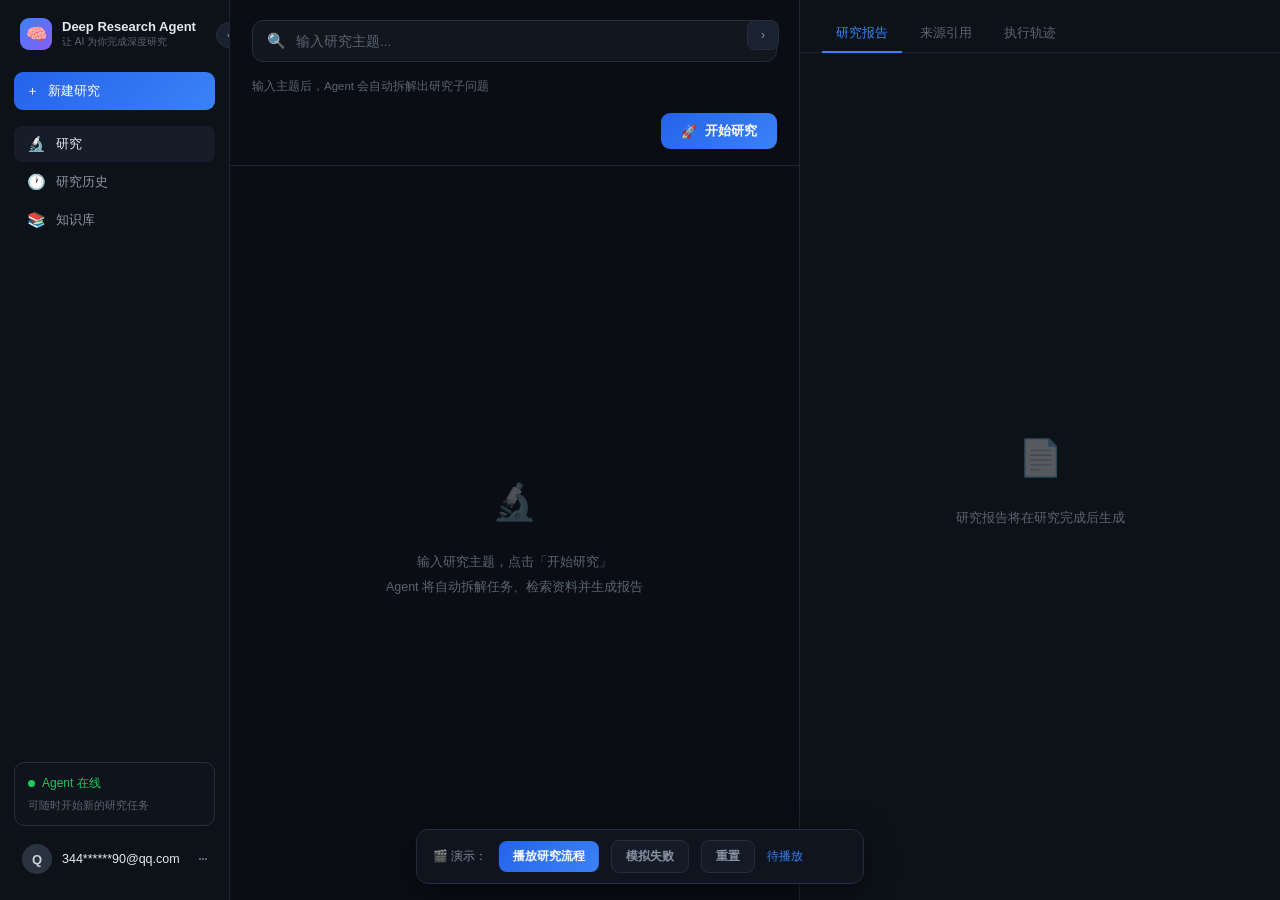
<file: docs/prototype.html>
<!DOCTYPE html>
<html lang="zh-CN">
<head>
<meta charset="UTF-8">
<meta name="viewport" content="width=device-width, initial-scale=1.0">
<title>Deep Research Agent</title>
<style>
  * { margin:0; padding:0; box-sizing:border-box; }
  :root {
    --bg:#0a0e14; --panel:#11161f; --panel-2:#0d1219;
    --border:#1e2530; --border-2:#262e3d;
    --text:#e4e9f0; --text-2:#8b95a5; --text-3:#5a6472;
    --accent:#3b82f6; --green:#22c55e; --purple:#a855f7;
    --orange:#f59e0b; --pink:#ec4899; --red:#ef4444;
  }
  body {
    font-family:-apple-system,BlinkMacSystemFont,"Segoe UI","PingFang SC","Microsoft YaHei",sans-serif;
    background:var(--bg); color:var(--text);
    height:100vh; overflow:hidden; font-size:13px;
  }
  .app {
    display:grid; grid-template-columns:230px 1fr;
    height:100vh;
    transition:grid-template-columns .28s cubic-bezier(.4,0,.2,1);
  }
  .app.sidebar-collapsed { grid-template-columns:60px 1fr; }

  /* ============ 左栏 ============ */
  .sidebar {
    background:var(--panel-2); border-right:1px solid var(--border);
    padding:18px 14px; display:flex; flex-direction:column;
    overflow:hidden; position:relative; z-index:5;
    transition:padding .28s ease;
  }
  .sidebar.collapsed { padding:14px 8px; }
  .brand { display:flex; align-items:center; gap:10px; margin-bottom:22px; padding:0 6px; white-space:nowrap; overflow:hidden; }
  .sidebar.collapsed .brand { display:none; }
  .brand-icon {
    width:32px; height:32px; border-radius:9px; flex-shrink:0;
    background:linear-gradient(135deg,#3b82f6,#8b5cf6);
    display:flex; align-items:center; justify-content:center; font-size:17px;
  }
  .brand-name { font-size:13px; font-weight:600; }
  .brand-sub { font-size:10px; color:var(--text-3); margin-top:1px; }
  .collapsed-top { display:none; justify-content:center; margin-bottom:14px; }
  .sidebar.collapsed .collapsed-top { display:flex; }
  .expand-btn {
    width:36px; height:36px; border-radius:10px;
    background:#141b26; border:1px solid var(--border-2);
    color:var(--text-2); font-size:15px; cursor:pointer;
    display:flex; align-items:center; justify-content:center;
    transition:all .2s;
  }
  .expand-btn:hover { background:#232d3d; color:var(--text); border-color:var(--accent); }
  .collapse-btn {
    position:absolute; top:22px; right:-13px;
    width:26px; height:26px; border-radius:50%;
    background:#1a2230; border:1px solid var(--border-2);
    color:var(--text-2); font-size:12px; cursor:pointer;
    display:flex; align-items:center; justify-content:center; z-index:10;
    transition:all .2s;
  }
  .collapse-btn:hover { background:#232d3d; color:var(--text); border-color:var(--accent); }
  .sidebar.collapsed .collapse-btn { display:none; }
  .new-btn {
    display:flex; align-items:center; gap:9px; padding:10px 12px;
    border-radius:9px; background:linear-gradient(135deg,#2563eb,#3b82f6);
    color:#fff; font-size:13px; font-weight:500; cursor:pointer;
    margin-bottom:16px; border:none; width:100%;
    white-space:nowrap; overflow:hidden;
  }
  .new-btn:hover { opacity:.88; }
  .sidebar.collapsed .new-btn { justify-content:center; padding:10px 0; }
  .sidebar.collapsed .new-btn .txt { display:none; }
  .nav { overflow:hidden; flex-shrink:0; }
  .nav-item {
    display:flex; align-items:center; gap:10px; padding:9px 12px;
    border-radius:8px; color:var(--text-2); font-size:13px; cursor:pointer;
    margin-bottom:2px; white-space:nowrap; overflow:hidden;
    transition:background .15s, color .15s;
    position:relative;
  }
  .nav-item:hover, .nav-item.active { background:#161d28; color:var(--text); }
  .nav-item .ic { flex-shrink:0; font-size:15px; width:20px; text-align:center; }
  .sidebar.collapsed .nav-item { justify-content:center; padding:9px 0; }
  .sidebar.collapsed .nav-item .txt { display:none; }
  .sidebar.collapsed .nav-item:hover::after {
    content: attr(data-tip);
    position:absolute; left:56px; top:50%; transform:translateY(-50%);
    background:#232d3d; color:var(--text); padding:6px 11px;
    border-radius:7px; font-size:12px; white-space:nowrap;
    border:1px solid var(--border-2); z-index:100;
    box-shadow:0 4px 16px rgba(0,0,0,.4);
  }
  .running-section {
    margin-top:14px; padding-top:14px;
    border-top:1px solid var(--border);
    overflow-y:auto; flex:1;
  }
  .running-section::-webkit-scrollbar { width:4px; }
  .running-section::-webkit-scrollbar-thumb { background:#212936; border-radius:2px; }
  .sidebar.collapsed .running-section { display:none; }
  .running-head {
    font-size:11px; color:var(--text-3); padding:0 12px 8px;
    display:flex; align-items:center; justify-content:space-between;
  }
  .running-head .cnt {
    background:#1a2740; color:#93c5fd;
    padding:1px 7px; border-radius:9px; font-size:10px;
  }
  .run-item {
    padding:9px 11px; border-radius:8px;
    background:#0f141c; border:1px solid var(--border);
    margin-bottom:6px; cursor:pointer;
    transition:all .2s;
    animation:fadeIn .35s ease;
  }
  .run-item:hover { border-color:var(--accent); }
  .run-item.failed { border-color:#7f1d1d; background:#1c1010; }
  @keyframes fadeIn { from{opacity:0;transform:translateY(-4px);} to{opacity:1;transform:none;} }
  .run-title {
    font-size:11.5px; color:var(--text); margin-bottom:5px;
    overflow:hidden; text-overflow:ellipsis; white-space:nowrap;
    display:flex; align-items:center; gap:6px;
  }
  .run-spinner {
    width:10px; height:10px; border:1.5px solid #1e2530;
    border-top-color:var(--accent); border-radius:50%;
    animation:spin .8s linear infinite; flex-shrink:0;
  }
  @keyframes spin { to { transform:rotate(360deg); } }
  .run-item.failed .run-spinner {
    border:none; animation:none; width:auto; height:auto;
  }
  .run-item.failed .run-spinner::before { content:'⚠️'; }
  .run-status { font-size:10px; color:var(--text-3); }
  .run-item.failed .run-status { color:#fca5a5; }
  .run-bar { height:2px; background:#1e2530; border-radius:1px; margin-top:6px; overflow:hidden; }
  .run-bar-inner { height:100%; background:var(--accent); transition:width .3s; border-radius:1px; }
  .run-item.failed .run-bar-inner { background:var(--red); }

  .sidebar-bottom { margin-top:auto; display:flex; flex-direction:column; gap:10px; flex-shrink:0; }
  .agent-status {
    border:1px solid var(--border-2); border-radius:10px;
    padding:12px 13px; background:#0f141c;
    white-space:nowrap; overflow:hidden;
  }
  .sidebar.collapsed .agent-status { padding:10px 0; display:flex; justify-content:center; }
  .sidebar.collapsed .agent-status .txt { display:none; }
  .agent-status .row1 { display:flex; align-items:center; gap:7px; margin-bottom:6px; }
  .sidebar.collapsed .agent-status .row1 { margin-bottom:0; }
  .pulse { width:7px; height:7px; border-radius:50%; background:var(--green); flex-shrink:0; animation:pulse 1.8s infinite; }
  @keyframes pulse {
    0% { box-shadow:0 0 0 0 rgba(34,197,94,.5); }
    70% { box-shadow:0 0 0 7px rgba(34,197,94,0); }
    100% { box-shadow:0 0 0 0 rgba(34,197,94,0); }
  }
  .agent-status .t1 { font-size:12px; color:var(--green); font-weight:500; }
  .agent-status .t2 { font-size:11px; color:var(--text-3); }
  .user-account {
    display:flex; align-items:center; gap:10px; padding:8px;
    border-radius:9px; cursor:pointer; white-space:nowrap; overflow:hidden;
  }
  .user-account:hover { background:#161d28; }
  .avatar {
    width:30px; height:30px; border-radius:50%; flex-shrink:0;
    background:#2a3441; color:#c9d1d9;
    display:flex; align-items:center; justify-content:center;
    font-size:13px; font-weight:600;
  }
  .user-email { font-size:12.5px; color:var(--text); overflow:hidden; text-overflow:ellipsis; white-space:nowrap; flex:1; }
  .user-more { color:var(--text-3); font-size:16px; flex-shrink:0; }
  .sidebar.collapsed .user-account { justify-content:center; padding:8px 0; }
  .sidebar.collapsed .user-email, .sidebar.collapsed .user-more { display:none; }

  /* ============ 主区域 ============ */
  .main { position:relative; overflow:hidden; }
  .view { position:absolute; inset:0; display:none; overflow:hidden; }
  .view.active { display:flex; flex-direction:column; }

  .research-layout {
    display:grid; grid-template-columns:1fr 480px; height:100%;
    transition:grid-template-columns .28s ease; position:relative;
  }
  .research-layout.right-collapsed { grid-template-columns:1fr 0px; }
  .center { display:flex; flex-direction:column; border-right:1px solid var(--border); overflow:hidden; position:relative; }
  .center-top { padding:20px 22px 16px; border-bottom:1px solid var(--border); position:relative; }
  .search-box {
    display:flex; align-items:center; gap:10px;
    background:var(--panel); border:1px solid var(--border-2);
    border-radius:11px; padding:11px 14px; margin-bottom:12px;
    transition:border-color .2s, box-shadow .2s;
  }
  .search-box.focus { border-color:var(--accent); box-shadow:0 0 0 3px rgba(59,130,246,.1); }
  .search-box .ic { color:var(--text-3); font-size:15px; }
  .search-box input {
    flex:1; background:none; border:none; outline:none;
    color:var(--text); font-size:13.5px;
  }
  .search-box input::placeholder { color:var(--text-3); }
  .tags-wrap { display:flex; gap:7px; flex-wrap:wrap; margin-bottom:14px; align-items:center; }
  .tag {
    padding:5px 10px 5px 12px; border-radius:16px;
    background:#1a2740; border:1px solid #1e3a5f;
    color:#93c5fd; font-size:11.5px;
    display:flex; align-items:center; gap:6px;
    transition:all .2s;
  }
  .tag .del {
    cursor:pointer; opacity:.5; font-size:13px; line-height:1;
    padding:0 2px;
  }
  .tag .del:hover { opacity:1; color:#fca5a5; }
  .tag.add {
    cursor:pointer; background:#141b26; border:1px dashed var(--border-2);
    color:var(--text-3); padding:5px 12px;
  }
  .tag.add:hover { border-color:var(--accent); color:#93c5fd; }
  .tags-empty { font-size:11.5px; color:var(--text-3); padding:5px 0; }
  .start-row { display:flex; align-items:center; gap:10px; }
  .start-btn {
    display:flex; align-items:center; justify-content:center; gap:8px;
    margin-left:auto; padding:9px 20px;
    background:linear-gradient(135deg,#2563eb,#3b82f6);
    color:#fff; border:none; border-radius:9px;
    font-size:13px; font-weight:600; cursor:pointer;
    transition:opacity .2s;
  }
  .start-btn:hover { opacity:.88; }
  .start-btn:disabled { opacity:.45; cursor:not-allowed; }
  .start-btn.demo { animation:glow 1.2s ease-in-out infinite; }
  @keyframes glow {
    0%,100% { box-shadow:0 0 0 0 rgba(59,130,246,.5); }
    50% { box-shadow:0 0 0 8px rgba(59,130,246,0); }
  }
  .panel-toggle-fixed {
    position:absolute; top:20px; right:20px; z-index:50;
    display:flex; align-items:center; gap:6px;
    padding:7px 13px; border-radius:8px;
    background:#1a2230; border:1px solid var(--border-2);
    color:var(--text-2); font-size:12px; cursor:pointer;
    transition:all .2s;
  }
  .panel-toggle-fixed:hover { background:#232d3d; color:var(--text); border-color:var(--accent); }

  .exec-scroll { flex:1; overflow-y:auto; padding:20px 22px; }
  .exec-scroll::-webkit-scrollbar { width:6px; }
  .exec-scroll::-webkit-scrollbar-thumb { background:#212936; border-radius:3px; }
  .placeholder {
    display:flex; flex-direction:column; align-items:center; justify-content:center;
    height:100%; color:var(--text-3); font-size:12.5px; text-align:center; line-height:2;
  }
  .placeholder .big { font-size:36px; margin-bottom:12px; opacity:.3; }
  .exec-head { display:flex; justify-content:space-between; align-items:center; margin-bottom:22px; }
  .exec-head .left { display:flex; align-items:center; gap:10px; }
  .spinner-lg {
    width:18px; height:18px; border:2px solid #1e2530;
    border-top-color:var(--accent); border-radius:50%;
    animation:spin .8s linear infinite;
  }
  .exec-head .title { font-size:14px; font-weight:600; }
  .exec-head .desc { font-size:11.5px; color:var(--text-3); margin-top:2px; }
  .exec-head .eta { font-size:11.5px; color:var(--text-3); }
  .timeline { position:relative; padding-left:34px; }
  .timeline::before {
    content:''; position:absolute; left:11px; top:10px; bottom:30px;
    width:1.5px; background:var(--border-2);
  }
  .tl-item { position:relative; margin-bottom:22px; }
  .tl-node {
    position:absolute; left:-34px; top:0;
    width:23px; height:23px; border-radius:50%;
    display:flex; align-items:center; justify-content:center;
    font-size:11px; font-weight:600;
    background:#1a2230; color:var(--text-3);
    border:1.5px solid var(--border-2); z-index:1;
    transition:all .3s;
  }
  .tl-item.active .tl-node {
    background:var(--accent); color:#fff; border-color:var(--accent);
    box-shadow:0 0 0 4px rgba(59,130,246,.15);
  }
  .tl-item.done .tl-node { background:#14532d; color:var(--green); border-color:#166534; }
  .tl-title { font-size:13.5px; font-weight:600; color:var(--text-3); margin-bottom:5px; transition:color .3s; }
  .tl-item.active .tl-title, .tl-item.done .tl-title { color:var(--text); }
  .tl-desc { font-size:12px; color:var(--text-3); line-height:1.6; }
  .tl-item.active .tl-desc { color:var(--text-2); }
  .check { color:var(--green); font-size:12px; margin-left:6px; }
  .sub-logs { margin-top:8px; display:flex; flex-direction:column; gap:6px; }
  .sub-log {
    display:flex; align-items:flex-start; gap:8px;
    font-size:11.5px; color:var(--text-2);
    background:#0f141c; border:1px solid var(--border);
    border-radius:7px; padding:8px 11px;
  }
  .sub-log .ic { font-size:12px; opacity:.85; margin-top:1px; }
  .log-panel {
    margin-top:6px; background:#0c1117;
    border:1px solid var(--border); border-radius:10px; padding:13px 15px;
  }
  .log-head { display:flex; justify-content:space-between; align-items:center; margin-bottom:10px; }
  .log-head .t { font-size:12px; color:var(--text-2); font-weight:500; }
  .log-head .more { font-size:11px; color:var(--accent); cursor:pointer; }
  .log-line {
    display:flex; gap:12px; font-size:11.5px; color:var(--text-2);
    padding:4px 0;
  }
  .log-line .time { color:var(--text-3); font-variant-numeric:tabular-nums; }
  .log-line .msg { flex:1; }

  .report-panel {
    display:flex; flex-direction:column; overflow:hidden;
    background:var(--panel-2); position:relative;
    transition:opacity .2s ease;
  }
  .research-layout.right-collapsed .report-panel { opacity:0; pointer-events:none; }
  .tabs { display:flex; gap:4px; padding:16px 22px 0; border-bottom:1px solid var(--border); }
  .tab {
    padding:9px 14px; font-size:12.5px; color:var(--text-3);
    cursor:pointer; border-bottom:2px solid transparent;
    margin-bottom:-1px; transition:all .15s;
  }
  .tab:hover { color:var(--text-2); }
  .tab.active { color:var(--accent); border-bottom-color:var(--accent); font-weight:500; }
  .report-scroll { flex:1; overflow-y:auto; padding:22px; }
  .report-scroll::-webkit-scrollbar { width:6px; }
  .report-scroll::-webkit-scrollbar-thumb { background:#212936; border-radius:3px; }
  .report-title { font-size:18px; font-weight:700; line-height:1.4; margin-bottom:10px; }
  .report-meta { font-size:11.5px; color:var(--text-3); margin-bottom:22px; display:flex; gap:14px; flex-wrap:wrap; }
  .report-section { margin-bottom:24px; }
  .report-section h3 {
    font-size:14.5px; font-weight:600; margin-bottom:11px;
    display:flex; align-items:center; gap:8px;
  }
  .report-section h3 .num { color:var(--accent); font-size:13px; }
  .report-section p { font-size:12.5px; line-height:1.85; color:var(--text-2); margin-bottom:10px; }
  .report-section b { color:var(--text); font-weight:600; }
  table { width:100%; border-collapse:collapse; margin:12px 0; font-size:11.5px; }
  th, td { border:1px solid var(--border-2); padding:9px 11px; text-align:left; }
  th { background:#141b26; color:var(--text); font-weight:600; }
  td { color:var(--text-2); line-height:1.6; }
  .tip-box {
    display:flex; gap:11px; background:#0f1b2e;
    border:1px solid #1e3a5f; border-radius:9px;
    padding:13px 15px; margin:12px 0;
  }
  .tip-box .ic { font-size:16px; }
  .tip-box .txt { font-size:12px; line-height:1.75; color:#93c5fd; }
  .tip-box .txt b { color:#bfdbfe; }
  .report-section ul { padding-left:18px; }
  .report-section li { font-size:12.5px; line-height:1.9; color:var(--text-2); margin-bottom:3px; }
  .report-section li b { color:var(--text); }
  .report-foot {
    display:flex; justify-content:space-between; align-items:center;
    padding:14px 22px; border-top:1px solid var(--border);
    font-size:11.5px; color:var(--text-3);
    gap:10px; flex-wrap:wrap;
  }
  .foot-actions { display:flex; gap:8px; }
  .foot-btn {
    display:flex; align-items:center; gap:6px;
    padding:8px 14px; border-radius:8px;
    background:#141b26; border:1px solid var(--border-2);
    color:var(--text-2); font-size:12px; cursor:pointer;
    transition:all .15s;
  }
  .foot-btn:hover { border-color:var(--accent); color:#93c5fd; }
  .foot-btn.primary {
    background:linear-gradient(135deg,#2563eb,#3b82f6);
    border:none; color:#fff; font-weight:600;
  }
  .foot-btn.primary:hover { opacity:.88; }
  .foot-btn.done { background:#14321f; border-color:#166534; color:#86efac; }

  /* ============ 知识库 ============ */
  .kb-wrap { flex:1; display:grid; grid-template-columns:1fr 420px; overflow:hidden; }
  .kb-main { display:flex; flex-direction:column; overflow:hidden; }
  .kb-header { padding:20px 24px 14px; border-bottom:1px solid var(--border); }
  .kb-title-row { display:flex; align-items:center; justify-content:space-between; margin-bottom:14px; }
  .kb-title { font-size:18px; font-weight:700; }
  .btn-primary {
    display:flex; align-items:center; gap:6px;
    padding:8px 15px; border-radius:8px; border:none;
    background:linear-gradient(135deg,#2563eb,#3b82f6);
    color:#fff; font-size:12.5px; font-weight:600; cursor:pointer;
  }
  .btn-primary:hover { opacity:.88; }

  /* ★ 顶部工具条：分类下拉 + 搜索框 */
  .kb-toolbar { display:flex; gap:10px; align-items:center; }
  .cat-select {
    position:relative; flex-shrink:0;
  }
  .cat-select-btn {
    display:flex; align-items:center; gap:8px;
    padding:9px 13px; border-radius:9px;
    background:var(--panel); border:1px solid var(--border-2);
    color:var(--text); font-size:12.5px; cursor:pointer;
    transition:all .15s; white-space:nowrap;
  }
  .cat-select-btn:hover { border-color:var(--accent); }
  .cat-select-btn .arrow { font-size:9px; color:var(--text-3); transition:transform .2s; }
  .cat-select.open .cat-select-btn .arrow { transform:rotate(180deg); }
  .cat-dropdown {
    position:absolute; top:calc(100% + 6px); left:0; z-index:60;
    background:var(--panel); border:1px solid var(--border-2);
    border-radius:10px; padding:6px; min-width:230px;
    box-shadow:0 12px 32px rgba(0,0,0,.5);
    display:none; max-height:400px; overflow-y:auto;
  }
  .cat-select.open .cat-dropdown { display:block; }
  .cat-opt {
    display:flex; align-items:center; gap:9px;
    padding:9px 11px; border-radius:7px; cursor:pointer;
    font-size:12.5px; color:var(--text-2);
    transition:all .12s;
  }
  .cat-opt:hover { background:#161d28; color:var(--text); }
  .cat-opt.on { background:#1a2740; color:#93c5fd; }
  .cat-opt .ico { font-size:14px; }
  .cat-opt .n { flex:1; }
  .cat-opt .cnt {
    font-size:10.5px; color:var(--text-3);
    background:#141b26; padding:1px 7px; border-radius:8px;
  }
  .cat-opt.on .cnt { background:#1e3a5f; color:#93c5fd; }

  /* 搜索框（单个，产品级） */
  .kb-search-single {
    flex:1; display:flex; align-items:center; gap:10px;
    background:var(--panel); border:1px solid var(--border-2);
    border-radius:9px; padding:9px 13px;
    transition:border-color .2s, box-shadow .2s;
  }
  .kb-search-single.focus { border-color:var(--accent); box-shadow:0 0 0 3px rgba(59,130,246,.1); }
  .kb-search-single .ic { color:var(--text-3); font-size:14px; }
  .kb-search-single input {
    flex:1; background:none; border:none; outline:none;
    color:var(--text); font-size:13px;
  }
  .kb-search-single input::placeholder { color:var(--text-3); }
  .kb-search-single .adv {
    font-size:11px; color:var(--text-3); cursor:pointer;
    padding:3px 8px; border-radius:6px;
    border:1px solid var(--border-2);
    transition:all .15s;
  }
  .kb-search-single .adv:hover { border-color:var(--accent); color:#93c5fd; }

  .kb-body { flex:1; overflow-y:auto; padding:16px 24px 24px; }
  .kb-body::-webkit-scrollbar { width:6px; }
  .kb-body::-webkit-scrollbar-thumb { background:#212936; border-radius:3px; }

  .result-bar {
    display:flex; align-items:center; justify-content:space-between;
    margin-bottom:12px; font-size:11.5px; color:var(--text-3);
  }
  .result-bar b { color:var(--text-2); }

  /* 文档列表（带操作） */
  .doc-list { display:flex; flex-direction:column; gap:8px; }
  .doc-item {
    display:flex; gap:12px; align-items:flex-start;
    background:var(--panel); border:1px solid var(--border);
    border-radius:10px; padding:12px 14px; cursor:pointer;
    transition:all .15s; position:relative;
  }
  .doc-item:hover { border-color:var(--accent); background:#131923; }
  .doc-item.active { border-color:var(--accent); background:#131923; box-shadow:0 0 0 1px var(--accent); }
  .doc-icon {
    width:34px; height:34px; border-radius:8px; flex-shrink:0;
    display:flex; align-items:center; justify-content:center;
    font-size:16px; background:#1a2230;
  }
  .doc-icon.pdf { background:#2d1f1f; }
  .doc-icon.md { background:#1f2d3d; }
  .doc-icon.web { background:#1f2d2a; }
  .doc-icon.note { background:#2d1f2d; }
  .doc-main { flex:1; min-width:0; }
  .doc-name { font-size:12.5px; font-weight:600; margin-bottom:5px; display:flex; align-items:center; gap:7px; flex-wrap:wrap; }
  .doc-name .badge {
    font-size:10px; padding:1px 7px; border-radius:5px;
    background:#1a2740; color:#93c5fd; font-weight:400;
  }
  .doc-name .badge.green { background:#14321f; color:#86efac; }
  .doc-meta { font-size:11px; color:var(--text-3); display:flex; gap:10px; flex-wrap:wrap; }
  .doc-meta .ok { color:#86efac; }
  .doc-meta .cat-tag { color:#93c5fd; }

  /* ★ 文档操作按钮（hover 出现） */
  .doc-actions {
    display:flex; gap:5px; align-items:center;
    opacity:0; transition:opacity .15s; flex-shrink:0;
  }
  .doc-item:hover .doc-actions { opacity:1; }
  .doc-act {
    width:28px; height:28px; border-radius:7px;
    background:#141b26; border:1px solid var(--border-2);
    color:var(--text-2); font-size:12px; cursor:pointer;
    display:flex; align-items:center; justify-content:center;
    transition:all .15s;
  }
  .doc-act:hover { border-color:var(--accent); color:#93c5fd; }
  .doc-act.del:hover { border-color:#7f1d1d; color:#fca5a5; }

  /* 搜索结果（前 3 条，带来源引用） */
  .search-results { display:flex; flex-direction:column; gap:10px; }
  .sr-item {
    background:var(--panel); border:1px solid var(--border);
    border-radius:11px; padding:14px 16px;
    cursor:pointer; transition:all .15s;
    animation:fadeIn .35s ease;
  }
  .sr-item:hover { border-color:var(--accent); background:#131923; }
  .sr-head {
    display:flex; align-items:center; gap:9px; margin-bottom:8px;
    font-size:12px; color:var(--text-3); flex-wrap:wrap;
  }
  .sr-head .idx {
    width:20px; height:20px; border-radius:5px;
    background:#1a2740; color:#93c5fd;
    display:flex; align-items:center; justify-content:center;
    font-size:11px; font-weight:600;
  }
  .sr-head .src-name { color:var(--text); font-weight:600; font-size:12.5px; }
  .sr-head .cat-tag {
    font-size:10px; padding:1px 7px; border-radius:4px;
    background:#1a2740; color:#93c5fd;
  }
  .sr-head .score {
    margin-left:auto; color:#86efac; font-size:11px;
    font-variant-numeric:tabular-nums;
  }
  .sr-text { font-size:12.5px; line-height:1.7; color:var(--text-2); }
  .sr-text mark { background:rgba(245,158,11,.25); color:#fbbf24; padding:0 2px; border-radius:2px; }
  .sr-cite {
    margin-top:9px; padding-top:9px; border-top:1px solid var(--border);
    font-size:11px; color:var(--text-3); display:flex; align-items:center; gap:7px;
  }
  .sr-cite .link {
    color:#93c5fd; text-decoration:none; cursor:pointer;
    display:flex; align-items:center; gap:4px;
  }
  .sr-cite .link:hover { text-decoration:underline; }

  .empty-result {
    padding:36px 24px; text-align:center; color:var(--text-3); font-size:12.5px;
  }
  .empty-result .big { font-size:32px; opacity:.3; margin-bottom:10px; }

  /* 高级对比面板 */
  .adv-panel {
    background:#0c1117; border:1px solid var(--border-2);
    border-radius:11px; margin-bottom:16px; overflow:hidden;
  }
  .adv-head {
    padding:11px 15px; border-bottom:1px solid var(--border);
    display:flex; align-items:center; justify-content:space-between;
    font-size:12px; color:var(--text-2); cursor:pointer;
  }
  .adv-head .ttl { display:flex; align-items:center; gap:8px; }
  .adv-head .tag-tech {
    font-size:10px; padding:1px 7px; border-radius:4px;
    background:#251a2d; color:#c084fc;
  }
  .adv-body { padding:12px 15px; display:none; }
  .adv-panel.open .adv-body { display:block; }
  .adv-block { margin-bottom:12px; }
  .adv-block:last-child { margin-bottom:0; }
  .adv-block-title {
    font-size:11px; color:var(--text-3); margin-bottom:8px;
    display:flex; align-items:center; gap:7px;
  }
  .adv-dot { width:8px; height:8px; border-radius:50%; }
  .adv-dot.kw { background:#f59e0b; }
  .adv-dot.sem { background:#a855f7; }
  .adv-dot.fuse { background:var(--green); }
  .adv-hit {
    display:flex; gap:9px; padding:7px 9px; border-radius:6px;
    font-size:11px; background:#0f141c; margin-bottom:4px;
    align-items:flex-start;
  }
  .adv-hit .rk { color:var(--text-3); flex-shrink:0; }
  .adv-hit .tx { flex:1; color:var(--text-2); line-height:1.55; }
  .adv-hit .sc { flex-shrink:0; font-variant-numeric:tabular-nums; }
  .adv-hit .sc.kw { color:#fbbf24; }
  .adv-hit .sc.sem { color:#c084fc; }
  .adv-hit .sc.fuse { color:#86efac; }

  /* 知识库右侧详情 */
  .kb-detail {
    display:flex; flex-direction:column; overflow:hidden;
    background:var(--panel-2); border-left:1px solid var(--border);
  }
  .detail-head { padding:18px 20px 14px; border-bottom:1px solid var(--border); position:relative; }
  .detail-close {
    position:absolute; top:18px; right:20px;
    width:24px; height:24px; border-radius:6px;
    background:#1a2230; border:1px solid var(--border-2);
    color:var(--text-2); font-size:11px; cursor:pointer;
    display:flex; align-items:center; justify-content:center;
  }
  .detail-close:hover { border-color:var(--accent); color:var(--text); }
  .detail-title { font-size:14.5px; font-weight:700; margin-bottom:5px; padding-right:32px; }
  .detail-sub { font-size:11px; color:var(--text-3); }
  .detail-actions { display:flex; gap:6px; margin-top:10px; }
  .detail-act {
    padding:6px 11px; border-radius:7px;
    background:#141b26; border:1px solid var(--border-2);
    color:var(--text-2); font-size:11px; cursor:pointer;
    display:flex; align-items:center; gap:5px;
    transition:all .15s;
  }
  .detail-act:hover { border-color:var(--accent); color:#93c5fd; }
  .detail-act.del:hover { border-color:#7f1d1d; color:#fca5a5; }
  .meta-grid { display:grid; grid-template-columns:1fr 1fr; gap:8px; padding:14px 20px; border-bottom:1px solid var(--border); }
  .meta-item { background:#0f141c; border:1px solid var(--border); border-radius:7px; padding:8px 10px; }
  .meta-item .k { font-size:10px; color:var(--text-3); margin-bottom:2px; }
  .meta-item .v { font-size:12px; color:var(--text); }
  .meta-item .v.ok { color:#86efac; }
  .chunk-head {
    padding:14px 20px 8px; font-size:12px; color:var(--text-2);
    display:flex; justify-content:space-between; align-items:center;
  }
  .chunk-head .cnt { color:var(--text-3); font-size:10.5px; }
  .chunk-list { flex:1; overflow-y:auto; padding:0 20px 20px; display:flex; flex-direction:column; gap:8px; }
  .chunk-list::-webkit-scrollbar { width:6px; }
  .chunk-list::-webkit-scrollbar-thumb { background:#212936; border-radius:3px; }
  .chunk {
    background:#0f141c; border:1px solid var(--border);
    border-radius:8px; padding:10px 12px;
  }
  .chunk .idx { font-size:10px; color:var(--accent); margin-bottom:5px; font-weight:600; }
  .chunk .txt { font-size:11.5px; line-height:1.65; color:var(--text-2); }
  .chunk .foot { display:flex; gap:6px; margin-top:7px; flex-wrap:wrap; }
  .chunk .tag {
    font-size:9.5px; padding:2px 7px; border-radius:4px;
    background:#14321f; color:#86efac;
  }
  .chunk .tag.cat { background:#1a2740; color:#93c5fd; }
  .empty-detail {
    display:flex; flex-direction:column; align-items:center; justify-content:center;
    height:100%; color:var(--text-3); font-size:12px; text-align:center; line-height:2;
  }
  .empty-detail .big { font-size:34px; margin-bottom:10px; opacity:.3; }

  /* 研究历史 */
  .history-wrap { flex:1; overflow-y:auto; padding:22px 26px; }
  .history-wrap::-webkit-scrollbar { width:6px; }
  .history-wrap::-webkit-scrollbar-thumb { background:#212936; border-radius:3px; }
  .history-title { font-size:18px; font-weight:700; margin-bottom:6px; }
  .history-sub { font-size:12px; color:var(--text-3); margin-bottom:20px; }
  .hist-item {
    background:var(--panel); border:1px solid var(--border);
    border-radius:11px; padding:16px 18px; margin-bottom:10px;
  }
  .hist-main { display:flex; gap:13px; align-items:flex-start; cursor:pointer; }
  .hist-status {
    width:32px; height:32px; border-radius:8px; flex-shrink:0;
    display:flex; align-items:center; justify-content:center; font-size:15px;
  }
  .hist-status.done { background:#14321f; }
  .hist-status.running { background:#1a2740; }
  .hist-status.failed { background:#2d1f1f; }
  .hist-body { flex:1; min-width:0; }
  .hist-title-line { font-size:13.5px; font-weight:600; margin-bottom:6px; display:flex; align-items:center; gap:8px; flex-wrap:wrap; }
  .hist-title-line .st {
    font-size:10px; padding:2px 8px; border-radius:5px; font-weight:400;
  }
  .st.done { background:#14321f; color:#86efac; }
  .st.running { background:#1a2740; color:#93c5fd; }
  .st.failed { background:#2d1f1f; color:#fca5a5; }
  .st.sunk { background:#14321f; color:#86efac; }
  .hist-meta { font-size:11.5px; color:var(--text-3); display:flex; gap:12px; flex-wrap:wrap; }
  .hist-actions { display:flex; gap:7px; margin-top:13px; padding-top:13px; border-top:1px solid var(--border); flex-wrap:wrap; }
  .ha-btn {
    display:flex; align-items:center; gap:5px;
    padding:6px 12px; border-radius:7px;
    background:#141b26; border:1px solid var(--border-2);
    color:var(--text-2); font-size:11.5px; cursor:pointer;
    transition:all .15s;
  }
  .ha-btn:hover { border-color:var(--accent); color:#93c5fd; }
  .ha-btn.primary { background:#1a2740; border-color:#1e3a5f; color:#93c5fd; }
  .ha-btn.sink { background:#14321f; border-color:#166534; color:#86efac; }
  .ha-btn.danger:hover { border-color:#7f1d1d; color:#fca5a5; }
  .ha-btn:disabled { opacity:.5; cursor:not-allowed; }
  .followups {
    margin-top:12px; padding-top:12px; border-top:1px dashed var(--border-2);
  }
  .followups-toggle {
    display:flex; align-items:center; gap:7px;
    font-size:11.5px; color:#93c5fd; cursor:pointer;
    padding:4px 0; user-select:none;
  }
  .followups-toggle:hover { color:#bfdbfe; }
  .followups-toggle .arrow { transition:transform .2s; font-size:10px; }
  .followups.open .followups-toggle .arrow { transform:rotate(90deg); }
  .followups-list {
    display:none; margin-top:9px; padding-left:18px;
    border-left:2px solid #1e3a5f;
    flex-direction:column; gap:8px;
  }
  .followups.open .followups-list { display:flex; }
  .fu-item {
    background:#0f141c; border:1px solid var(--border);
    border-radius:9px; padding:11px 13px;
    display:flex; gap:10px; align-items:flex-start;
  }
  .fu-icon { font-size:14px; flex-shrink:0; margin-top:1px; }
  .fu-body { flex:1; min-width:0; }
  .fu-q { font-size:12.5px; color:var(--text); margin-bottom:5px; line-height:1.5; }
  .fu-q b { color:#93c5fd; font-weight:500; }
  .fu-meta { font-size:10.5px; color:var(--text-3); display:flex; gap:10px; flex-wrap:wrap; }
  .fu-meta .st { font-size:9.5px; padding:1px 7px; border-radius:4px; }
  .ask-box {
    margin-top:12px; padding:13px 14px;
    background:#0f141c; border:1px solid #1e3a5f;
    border-radius:9px;
  }
  .ask-box .qb { font-size:11.5px; color:var(--text-3); margin-bottom:8px; }
  .ask-box .qb b { color:#93c5fd; }
  .ask-input-row { display:flex; gap:8px; }
  .ask-input-row input {
    flex:1; background:#0a0e14; border:1px solid var(--border-2);
    border-radius:7px; padding:8px 11px; color:var(--text); font-size:12px; outline:none;
  }
  .ask-input-row input:focus { border-color:var(--accent); }
  .ask-input-row button {
    padding:8px 15px; border-radius:7px; border:none;
    background:linear-gradient(135deg,#2563eb,#3b82f6);
    color:#fff; font-size:12px; font-weight:600; cursor:pointer;
  }

  /* Toast */
  .toast {
    position:fixed; bottom:80px; left:50%; transform:translateX(-50%) translateY(20px);
    background:rgba(20,50,31,.97); border:1px solid #166534;
    color:#86efac; padding:12px 22px; border-radius:10px;
    font-size:12.5px; z-index:300; opacity:0;
    transition:all .3s; pointer-events:none;
    display:flex; align-items:center; gap:9px;
    box-shadow:0 8px 30px rgba(0,0,0,.5); max-width:520px;
  }
  .toast.show { opacity:1; transform:translateX(-50%) translateY(0); }
  .toast.error { background:rgba(60,20,20,.97); border-color:#7f1d1d; color:#fca5a5; }
  .toast.warn { background:rgba(60,50,20,.97); border-color:#78350f; color:#fcd34d; }

  /* Modal */
  .modal-mask {
    position:fixed; inset:0; background:rgba(0,0,0,.65);
    z-index:250; display:none; align-items:center; justify-content:center;
    backdrop-filter:blur(3px);
  }
  .modal-mask.show { display:flex; }
  .modal {
    background:var(--panel-2); border:1px solid var(--border-2);
    border-radius:14px; width:min(720px, 90vw); max-height:82vh;
    display:flex; flex-direction:column;
    box-shadow:0 20px 60px rgba(0,0,0,.7);
    animation:modalIn .25s ease;
  }
  @keyframes modalIn { from { transform:scale(.96); opacity:0; } to { transform:scale(1); opacity:1; } }
  .modal-head {
    padding:18px 22px; border-bottom:1px solid var(--border);
    display:flex; align-items:center; justify-content:space-between;
  }
  .modal-head .t { font-size:15px; font-weight:700; display:flex; align-items:center; gap:9px; }
  .modal-close {
    width:28px; height:28px; border-radius:7px;
    background:#1a2230; border:1px solid var(--border-2);
    color:var(--text-2); font-size:13px; cursor:pointer;
    display:flex; align-items:center; justify-content:center;
  }
  .modal-close:hover { border-color:var(--accent); color:var(--text); }
  .modal-body { padding:20px 22px; overflow-y:auto; font-size:13px; line-height:1.85; color:var(--text-2); }
  .modal-body::-webkit-scrollbar { width:6px; }
  .modal-body::-webkit-scrollbar-thumb { background:#212936; border-radius:3px; }
  .modal-body h4 { color:var(--text); font-size:13.5px; margin:14px 0 8px; }
  .modal-body h4:first-child { margin-top:0; }
  .modal-foot {
    padding:14px 22px; border-top:1px solid var(--border);
    display:flex; justify-content:flex-end; gap:9px;
  }
  .modal-btn {
    padding:8px 17px; border-radius:8px;
    background:#141b26; border:1px solid var(--border-2);
    color:var(--text-2); font-size:12.5px; cursor:pointer;
  }
  .modal-btn:hover { border-color:var(--accent); color:#93c5fd; }
  .modal-btn.danger {
    background:#7f1d1d; border-color:#991b1b; color:#fff;
  }
  .modal-btn.danger:hover { background:#991b1b; }
  .modal-btn.primary {
    background:linear-gradient(135deg,#2563eb,#3b82f6);
    border:none; color:#fff; font-weight:600;
  }

  /* 演示控制条 */
  .demo-bar {
    position:fixed; bottom:16px; left:50%; transform:translateX(-50%);
    display:flex; align-items:center; gap:12px;
    background:rgba(17,22,31,.95); backdrop-filter:blur(10px);
    border:1px solid var(--border-2); border-radius:12px;
    padding:10px 16px; z-index:100; font-size:12px;
    box-shadow:0 8px 30px rgba(0,0,0,.5);
  }
  .demo-bar .label { color:var(--text-2); }
  .demo-bar button {
    padding:7px 14px; border-radius:8px; border:none;
    background:linear-gradient(135deg,#2563eb,#3b82f6);
    color:#fff; font-size:12px; font-weight:600; cursor:pointer;
  }
  .demo-bar button:hover { opacity:.88; }
  .demo-bar button.ghost {
    background:#141b26; border:1px solid var(--border-2); color:var(--text-2);
  }
  .demo-bar .status { color:var(--accent); font-weight:500; min-width:80px; }
</style>
</head>
<body>

<div class="app" id="app">
  <aside class="sidebar" id="sidebar">
    <div class="brand">
      <div class="brand-icon">🧠</div>
      <div class="brand-text">
        <div class="brand-name">Deep Research Agent</div>
        <div class="brand-sub">让 AI 为你完成深度研究</div>
      </div>
    </div>
    <button class="collapse-btn" id="collapseBtn" title="折叠侧栏">‹</button>
    <div class="collapsed-top">
      <button class="expand-btn" id="expandBtn" title="展开侧栏">»</button>
    </div>
    <button class="new-btn" id="newResearchBtn"><span>＋</span><span class="txt">新建研究</span></button>
    <nav class="nav">
      <div class="nav-item active" data-view="research" data-tip="研究"><span class="ic">🔬</span><span class="txt">研究</span></div>
      <div class="nav-item" data-view="history" data-tip="研究历史"><span class="ic">🕐</span><span class="txt">研究历史</span></div>
      <div class="nav-item" data-view="kb" data-tip="知识库"><span class="ic">📚</span><span class="txt">知识库</span></div>
    </nav>
    <div class="running-section" id="runningSection" style="display:none;">
      <div class="running-head">
        <span>⏳ 正在处理</span>
        <span class="cnt" id="runningCount">0</span>
      </div>
      <div id="runningList"></div>
    </div>
    <div class="sidebar-bottom">
      <div class="agent-status">
        <div class="row1"><span class="pulse"></span><span class="t1">Agent 在线</span></div>
        <div class="t2 txt">可随时开始新的研究任务</div>
      </div>
      <div class="user-account">
        <div class="avatar">Q</div>
        <div class="user-email">344******90@qq.com</div>
        <div class="user-more">⋯</div>
      </div>
    </div>
  </aside>

  <main class="main">
    <!-- 视图1：研究 -->
    <div class="view active" id="view-research">
      <div class="research-layout" id="researchLayout">
        <div class="center">
          <button class="panel-toggle-fixed" id="panelToggle" title="收起/展开报告">›</button>
          <div class="center-top">
            <div class="search-box" id="searchBox">
              <span class="ic">🔍</span>
              <input id="query" placeholder="输入研究主题..." />
            </div>
            <div class="tags-wrap" id="tagsWrap">
              <span class="tags-empty">输入主题后，Agent 会自动拆解出研究子问题</span>
            </div>
            <div class="start-row">
              <button class="start-btn" id="startBtn"><span>🚀</span><span>开始研究</span></button>
            </div>
          </div>
          <div class="exec-scroll" id="execScroll">
            <div class="placeholder">
              <div class="big">🔬</div>
              输入研究主题，点击「开始研究」<br>Agent 将自动拆解任务、检索资料并生成报告
            </div>
          </div>
        </div>

        <div class="report-panel">
          <div class="tabs">
            <div class="tab active" data-tab="report">研究报告</div>
            <div class="tab" data-tab="sources">来源引用</div>
            <div class="tab" data-tab="trace">执行轨迹</div>
          </div>
          <div class="report-scroll" id="reportBody">
            <div class="placeholder"><div class="big">📄</div>研究报告将在研究完成后生成</div>
          </div>
          <div class="report-foot" id="reportFoot" style="display:none">
            <span>Markdown 格式 · 约 3,200 字</span>
            <div class="foot-actions">
              <button class="foot-btn primary" id="sinkBtn">📥 沉淀到知识库</button>
              <button class="foot-btn">⬇ 下载</button>
            </div>
          </div>
        </div>
      </div>
    </div>

    <!-- 视图2：知识库 -->
    <div class="view" id="view-kb">
      <div class="kb-wrap">
        <div class="kb-main">
          <div class="kb-header">
            <div class="kb-title-row">
              <div class="kb-title">知识库</div>
              <button class="btn-primary">＋ 添加文档</button>
            </div>

            <!-- ★ 工具条：分类下拉 + 单搜索框 -->
            <div class="kb-toolbar">
              <div class="cat-select" id="catSelect">
                <div class="cat-select-btn" id="catSelectBtn">
                  <span id="catSelectLabel">📂 全部分类</span>
                  <span class="arrow">▼</span>
                </div>
                <div class="cat-dropdown" id="catDropdown"></div>
              </div>

              <div class="kb-search-single" id="kbSearchBox">
                <span class="ic">🔍</span>
                <input id="kbSearchInput" placeholder="搜索知识库内容，如：怎么让服务器扛住高并发" />
                <span class="adv" id="advToggle" title="查看检索细节">🔬 高级</span>
              </div>
            </div>
          </div>

          <div class="kb-body">
            <!-- ★ 高级对比面板（默认隐藏） -->
            <div class="adv-panel" id="advPanel">
              <div class="adv-head" onclick="this.parentElement.classList.toggle('open')">
                <div class="ttl">
                  <span>🔬 检索细节</span>
                  <span class="tag-tech">关键词 + 语义 + RRF 融合</span>
                </div>
                <span style="font-size:11px;color:var(--text-3)">点击展开/收起</span>
              </div>
              <div class="adv-body" id="advBody"></div>
            </div>

            <!-- ★ 结果计数 -->
            <div class="result-bar" id="resultBar"></div>

            <!-- ★ 文档列表 / 搜索结果 -->
            <div id="kbContent"></div>
          </div>
        </div>

        <div class="kb-detail">
          <div id="kbDetailBody">
            <div class="empty-detail"><div class="big">📄</div>点击左侧文档<br>查看分块与向量详情</div>
          </div>
        </div>
      </div>
    </div>

    <!-- 视图3：研究历史 -->
    <div class="view" id="view-history">
      <div class="history-wrap">
        <div class="history-title">研究历史</div>
        <div class="history-sub">每次研究自动记录 · 追问以树形挂在主研究下 · 可继续研究/追问/沉淀</div>
        <div id="historyList"></div>
      </div>
    </div>
  </main>
</div>

<!-- Modal（查看/确认） -->
<div class="modal-mask" id="modalMask">
  <div class="modal">
    <div class="modal-head">
      <div class="t" id="modalTitle">标题</div>
      <button class="modal-close" onclick="closeModal()">✕</button>
    </div>
    <div class="modal-body" id="modalBody"></div>
    <div class="modal-foot" id="modalFoot"></div>
  </div>
</div>

<div class="toast" id="toast"><span id="toastIcon">✅</span><span id="toastMsg">操作成功</span></div>

<div class="demo-bar">
  <span class="label">🎬 演示：</span>
  <button id="demoBtn">播放研究流程</button>
  <button id="demoFailBtn" class="ghost">模拟失败</button>
  <button id="resetBtn" class="ghost">重置</button>
  <span class="status" id="demoStatus">待播放</span>
</div>

<script>
const $ = s => document.querySelector(s);
const $$ = s => document.querySelectorAll(s);
const sleep = ms => new Promise(r => setTimeout(r, ms));

/* ================= 全局状态 ================= */
const state = {
  running: [],
  history: [
    { id:'H1', title:'C++ 高性能网络库架构设计与选型分析', status:'done', sources:5, words:'3,200', time:'刚刚', sunk:false, reportKey:'netlib', followups:[] },
    { id:'H2', title:'RAG 与微调的选择策略研究', status:'done', sources:6, words:'2,800', time:'2025-04-21 10:12', sunk:true, reportKey:'ragft',
      followups:[{ id:'F1', q:'那如果知识更新很频繁，微调还有意义吗？', status:'done', sources:3, words:'900', time:'2025-04-21 11:00' }] },
    { id:'H3', title:'Agent 记忆机制主流方案调研', status:'running', sources:4, words:'—', time:'刚刚', sunk:false, reportKey:null, followups:[] }
  ],
  kbDocs: [
    { id:1, icon:'📗', type:'md', name:'C++网络库选型研究报告.md', badge:'研究沉淀', badgeType:'green',
      meta:['来自研究任务 #A3F2','5 个来源','2 天前更新','18 个分块'], cat:'net',
      content:`# C++网络库选型研究报告\n\n## 1. 研究背景\n在高并发、低延迟的业务场景中，C++ 高性能网络库是构建高性能服务器的关键基础设施...\n\n## 2. 主流网络库对比\n### Boost.Asio\n基于 Proactor 模型的跨平台 C++ 网络库，支持同步与异步两种编程风格，功能完整但学习曲线较陡。\n\n### libevent\n事件驱动（Reactor）模型，轻量级、API 简单，适合对性能要求高但对功能要求不复杂的场景。\n\n### muduo\n基于 epoll 的 Reactor 网络库，代码简洁、性能优异，作者陈硕，适合学习与中小型高性能服务器开发。\n\n## 3. 选型建议\n通用场景推荐 Boost.Asio 或 muduo；极致性能可考虑 Seastar。`,
      chunkPreview:[
        'Boost.Asio 是基于 Proactor 模型的跨平台 C++ 网络库，支持同步与异步两种编程风格，功能完整但学习曲线较陡。',
        'libevent 采用事件驱动（Reactor）模型，轻量级、API 简单，适合对性能要求高但对功能要求不复杂的场景。',
        'muduo 是基于 epoll 的 Reactor 网络库，代码简洁、性能优异，作者陈硕，适合学习与中小型高性能服务器开发。',
        '选型建议：通用场景推荐 Boost.Asio 或 muduo；极致性能可考虑 Seastar，但需评估团队学习成本。'
      ]},
    { id:2, icon:'📕', type:'pdf', name:'深入理解计算机系统.pdf', badge:'PDF',
      meta:['32 页','已向量化','昨天更新','142 个分块'], cat:'sys',
      content:`# 深入理解计算机系统\n\n## 第 11 章 网络编程\n每个网络应用都是基于客户端-服务器模型的...\n\n套接字（socket）是网络通信的端点，通过 socket 接口可以创建、连接和收发数据。\n\n并发服务器有三种基本实现方式：进程、I/O 多路复用、线程。`,
      chunkPreview:[
        '第 11 章 网络编程：每个网络应用都是基于客户端-服务器模型的...',
        '套接字（socket）是网络通信的端点，通过 socket 接口可以创建、连接和收发数据。',
        '并发服务器有三种基本实现方式：进程、I/O 多路复用、线程。'
      ]},
    { id:3, icon:'📘', type:'web', name:'MCP 协议官方规范', badge:'网页收藏',
      meta:['modelcontextprotocol.io','已向量化','3 天前更新','26 个分块'], cat:'llm',
      content:`# MCP 协议官方规范\n\nMCP（Model Context Protocol）是一个开放协议，用于标准化 LLM 应用与外部数据源、工具之间的连接。\n\n## 架构\nMCP 采用客户端-服务器架构，Host 应用通过 Client 连接到 MCP Server。\n\n## 能力\nMCP Server 可以提供三类能力：Resources、Tools、Prompts。`,
      chunkPreview:[
        'MCP（Model Context Protocol）是一个开放协议，用于标准化 LLM 应用与外部数据源、工具之间的连接。',
        'MCP 采用客户端-服务器架构，Host 应用通过 Client 连接到 MCP Server。',
        'MCP Server 可以提供三类能力：Resources、Tools、Prompts。'
      ]},
    { id:4, icon:'📝', type:'note', name:'面试笔记 - RAG 优化技巧.md', badge:'笔记',
      meta:['我的笔记','已向量化','5 天前更新','9 个分块'], cat:'rag',
      content:`# 面试笔记 - RAG 优化技巧\n\n## 第一层：切分策略\n固定长度 vs 语义切分 vs 递归切分。\n\n## 第二层：检索增强\nHyDE、查询改写、多路召回、Rerank。\n\n## 第三层：上下文压缩\n避免无关 chunk 污染上下文，降低幻觉。`,
      chunkPreview:[
        'RAG 优化第一层：切分策略。固定长度 vs 语义切分 vs 递归切分。',
        'RAG 优化第二层：检索增强。HyDE、查询改写、多路召回、Rerank。',
        'RAG 优化第三层：上下文压缩。避免无关 chunk 污染上下文，降低幻觉。'
      ]},
    { id:5, icon:'📗', type:'md', name:'RAG vs 微调 对比研究.md', badge:'研究沉淀', badgeType:'green',
      meta:['来自研究任务 #B7C1','6 个来源','1 周前更新','22 个分块'], cat:'rag',
      content:`# RAG vs 微调 对比研究\n\nRAG 与微调不是替代关系，而是互补：RAG 解决知识时效性，微调解决行为模式。\n\n知识频繁更新 → 选 RAG；需要固定输出风格/格式 → 选微调。\n\n两者可以结合：先用微调让模型学会领域语言，再用 RAG 注入实时知识。`,
      chunkPreview:[
        'RAG 与微调不是替代关系，而是互补：RAG 解决知识时效性，微调解决行为模式。',
        '知识频繁更新 → 选 RAG；需要固定输出风格/格式 → 选微调。',
        '两者可以结合：先用微调让模型学会领域语言，再用 RAG 注入实时知识。'
      ]}
  ],
  catFilter: 'all',
  searchQuery: ''
};

/* ================= Toast ================= */
let toastTimer = null;
function toast(msg, type = 'ok') {
  $('#toastMsg').textContent = msg;
  $('#toastIcon').textContent = type === 'error' ? '⚠️' : type === 'warn' ? '⚡' : '✅';
  const el = $('#toast');
  el.classList.remove('error','warn');
  if (type === 'error') el.classList.add('error');
  if (type === 'warn') el.classList.add('warn');
  el.classList.add('show');
  clearTimeout(toastTimer);
  toastTimer = setTimeout(() => el.classList.remove('show'), type === 'ok' ? 2200 : 3500);
}

/* ================= Modal ================= */
function openModal({ title, body, foot }) {
  $('#modalTitle').innerHTML = title;
  $('#modalBody').innerHTML = body;
  $('#modalFoot').innerHTML = foot || '<button class="modal-btn" onclick="closeModal()">关闭</button>';
  $('#modalMask').classList.add('show');
}
window.closeModal = function() { $('#modalMask').classList.remove('show'); };
$('#modalMask').addEventListener('click', (e) => {
  if (e.target.id === 'modalMask') closeModal();
});

/* ================= 视图切换 ================= */
function switchView(view) {
  $$('.nav-item').forEach(x => x.classList.remove('active'));
  document.querySelector(`.nav-item[data-view="${view}"]`).classList.add('active');
  $$('.view').forEach(v => v.classList.remove('active'));
  $('#view-' + view).classList.add('active');
  if (view === 'history') renderHistory();
  if (view === 'kb') renderKb();
}
$$('.nav-item').forEach(item => {
  item.addEventListener('click', () => switchView(item.dataset.view));
});

/* ================= 侧边栏折叠 ================= */
const app = $('#app');
const sidebar = $('#sidebar');
$('#collapseBtn').addEventListener('click', () => {
  app.classList.add('sidebar-collapsed');
  sidebar.classList.add('collapsed');
});
$('#expandBtn').addEventListener('click', () => {
  app.classList.remove('sidebar-collapsed');
  sidebar.classList.remove('collapsed');
});

/* ================= 右栏开关 ================= */
const researchLayout = $('#researchLayout');
const panelToggle = $('#panelToggle');
panelToggle.addEventListener('click', () => {
  const collapsed = researchLayout.classList.toggle('right-collapsed');
  panelToggle.textContent = collapsed ? '‹' : '›';
});

/* ================= 正在处理任务区 ================= */
function renderRunning() {
  const sec = $('#runningSection');
  if (state.running.length === 0) { sec.style.display = 'none'; return; }
  sec.style.display = 'block';
  $('#runningCount').textContent = state.running.length;
  $('#runningList').innerHTML = state.running.map(r => `
    <div class="run-item ${r.status === 'failed' ? 'failed' : ''}" onclick="focusRunning('${r.id}')">
      <div class="run-title">
        <div class="run-spinner"></div>
        <span>${r.title}</span>
      </div>
      <div class="run-status">
        ${r.status === 'failed' ? `失败：${r.error || '未知错误'}` : `${r.stage} · ${r.progress}/5`}
      </div>
      <div class="run-bar">
        <div class="run-bar-inner" style="width:${r.status === 'failed' ? 100 : (r.progress/5*100)}%"></div>
      </div>
    </div>
  `).join('');
}
window.focusRunning = function(id) {
  const r = state.running.find(x => x.id === id);
  if (!r) return;
  switchView('research');
  toast('已切回该研究');
};
function addRunning(id, title) {
  state.running.push({ id, title, stage:'拆解问题', progress:1, status:'running', error:null });
  renderRunning();
}
function updateRunning(id, patch) {
  const r = state.running.find(x => x.id === id);
  if (r) Object.assign(r, patch);
  renderRunning();
}
function removeRunning(id, { failed = false, error = '' } = {}) {
  const r = state.running.find(x => x.id === id);
  if (!r) return;
  if (failed) {
    r.status = 'failed'; r.error = error;
    renderRunning();
    setTimeout(() => {
      state.running = state.running.filter(x => x.id !== id);
      renderRunning();
    }, 6000);
    toast(`研究失败：${error}`, 'error');
  } else {
    state.running = state.running.filter(x => x.id !== id);
    renderRunning();
  }
}

/* ================= 标签区 ================= */
const currentTags = [];
function renderTags() {
  const wrap = $('#tagsWrap');
  if (currentTags.length === 0) {
    wrap.innerHTML = `<span class="tags-empty">输入主题后，Agent 会自动拆解出研究子问题</span>`;
    return;
  }
  wrap.innerHTML = currentTags.map((t, i) => `
    <span class="tag">${t}<span class="del" onclick="removeTag(${i})">×</span></span>
  `).join('') + `<span class="tag add" onclick="addTag()">＋ 补充方向</span>`;
}
window.removeTag = function(i) { currentTags.splice(i, 1); renderTags(); };
window.addTag = function() {
  const t = prompt('输入要补充的研究方向：');
  if (t && t.trim()) { currentTags.push(t.trim()); renderTags(); }
};

const SAMPLE_TAGS = {
  default: ['核心概念', '关键对比', '优缺点分析', '适用场景', '选型建议'],
  cpp: ['网络库整体架构', '事件驱动模型', '性能对比', '典型应用场景', '选型建议'],
  rag: ['RAG 原理', '与微调的差异', '适用场景', '成本对比', '落地建议']
};
function decomposeTitle(title) {
  const t = title.toLowerCase();
  if (t.includes('c++') || t.includes('网络')) return SAMPLE_TAGS.cpp;
  if (t.includes('rag') || t.includes('微调')) return SAMPLE_TAGS.rag;
  return SAMPLE_TAGS.default;
}
let decomposeTimer = null;
$('#query').addEventListener('input', (e) => {
  const v = e.target.value.trim();
  clearTimeout(decomposeTimer);
  if (!v) { currentTags.length = 0; renderTags(); return; }
  decomposeTimer = setTimeout(() => {
    const tags = decomposeTitle(v);
    currentTags.length = 0;
    currentTags.push(...tags);
    renderTags();
  }, 500);
});

/* ================= 研究流程 ================= */
const QUERY_TEXT = '分析当前主流 C++ 高性能网络库的架构设计与优缺点，并给出选型建议';
const STEPS = [
  { key:'plan',   title:'拆分研究问题', desc:'将研究目标拆解为可独立检索的子问题' },
  { key:'scheme', title:'制定研究计划', desc:'规划检索来源、工具调用顺序与信息整合策略' },
  { key:'search', title:'搜索与收集资料', desc:'多源检索、网页解析与关键信息提取' },
  { key:'verify', title:'分析与交叉验证', desc:'对多来源信息进行去重、验证和整理' },
  { key:'write',  title:'生成研究报告', desc:'整理结构化内容，生成带引用的 Markdown 报告' },
];
const REPORT_HTML = `
  <h2 class="report-title">C++ 高性能网络库架构设计与选型分析报告</h2>
  <div class="report-meta"><span>2025-04-28</span><span>5 个主要来源</span><span>约 8 分钟阅读</span></div>
  <div class="report-section">
    <h3><span class="num">1.</span>研究背景</h3>
    <p>在高并发、低延迟的业务场景中，C++ 高性能网络库是构建高性能服务器的关键基础设施。本文对当前主流的 C++ 网络库（如 <b>Boost.Asio、libevent、muduo、Seastar</b> 等）的架构设计、核心特性、优缺点进行系统分析，并给出选型建议。</p>
  </div>
  <div class="report-section">
    <h3><span class="num">2.</span>主流网络库架构分析</h3>
    <table>
      <tr><th>库名称</th><th>架构特点</th><th>优点</th><th>缺点</th><th>适用场景</th></tr>
      <tr><td><b>Boost.Asio</b></td><td>Proactor / Reactor 模型</td><td>跨平台、功能完整、社区活跃</td><td>学习曲线较高、相对复杂</td><td>通用服务器、高并发应用</td></tr>
      <tr><td><b>libevent</b></td><td>事件驱动（Reactor）</td><td>轻量级、简单易用、性能稳定</td><td>功能有限、不支持 C++ 高级特性</td><td>高并发网络服务、简单场景</td></tr>
      <tr><td><b>muduo</b></td><td>Reactor（基于 epoll）</td><td>高性能、代码简洁、易于理解</td><td>社区活跃度下降、功能单一</td><td>高性能服务器、实时应用</td></tr>
      <tr><td><b>Seastar</b></td><td>分布式 Actor 模型</td><td>极高并发、低延迟</td><td>学习成本高、生态不完善</td><td>高性能计算、分布式系统</td></tr>
    </table>
  </div>
  <div class="report-section">
    <h3><span class="num">3.</span>关键对比与选型建议</h3>
    <div class="tip-box">
      <span class="ic">💡</span>
      <div class="txt"><b>推荐：</b>对于大多数高性能网络服务，推荐使用 <b>Boost.Asio</b> 或 <b>muduo</b>。如果追求极致性能且有较强技术团队，可考虑 <b>Seastar</b>。</div>
    </div>
    <p><b>选择建议：</b></p>
    <ul>
      <li>需要跨平台和丰富功能：选择 <b>Boost.Asio</b></li>
      <li>追求轻量级和简单开发：选择 <b>libevent</b></li>
      <li>注重极致性能和简洁代码：选择 <b>muduo</b></li>
      <li>大规模分布式系统：选择 <b>Seastar</b></li>
    </ul>
  </div>
`;
const SOURCES_HTML = `
  <h3 style="font-size:14px;margin-bottom:14px;">来源引用</h3>
  <div style="display:flex;flex-direction:column;gap:8px;">
    <div class="chunk"><div class="idx">[1]</div><div class="txt">Boost.Asio 官方文档</div><div class="foot"><span class="tag cat">www.boost.org</span></div></div>
    <div class="chunk"><div class="idx">[2]</div><div class="txt">libevent 官方文档</div><div class="foot"><span class="tag cat">libevent.org</span></div></div>
    <div class="chunk"><div class="idx">[3]</div><div class="txt">muduo 项目主页</div><div class="foot"><span class="tag cat">github.com/chenshuo/muduo</span></div></div>
    <div class="chunk"><div class="idx">[4]</div><div class="txt">Seastar 官方文档</div><div class="foot"><span class="tag cat">seastar.io</span></div></div>
  </div>
`;
const TRACE_HTML = `
  <h3 style="font-size:14px;margin-bottom:14px;">执行轨迹</h3>
  <div style="font-size:12px;color:var(--text-2);line-height:2.2">
    ✅ 拆分研究问题 — 生成 5 个子问题<br>
    ✅ 制定研究计划 — 规划检索策略<br>
    ✅ 搜索与收集资料 — 检索 8 条，解析 3 个网页<br>
    ✅ 分析与交叉验证 — 去重整合<br>
    ✅ 生成研究报告 — 输出 Markdown
  </div>
`;

function buildExecUI() {
  $('#execScroll').innerHTML = `
    <div class="exec-head">
      <div class="left">
        <div class="spinner-lg"></div>
        <div>
          <div class="title">研究执行中</div>
          <div class="desc">Agent 正在自主规划和执行研究任务...</div>
        </div>
      </div>
      <div class="eta">预计剩余时间：2-3 分钟</div>
    </div>
    <div class="timeline">
      ${STEPS.map((s,i)=>`
        <div class="tl-item" id="step-${s.key}">
          <div class="tl-node">${i+1}</div>
          <div class="tl-title">${s.title}<span class="check" id="check-${s.key}"></span></div>
          <div class="tl-desc">${s.desc}</div>
          <div class="sub-logs" id="logs-${s.key}"></div>
        </div>`).join('')}
    </div>
    <div class="log-panel">
      <div class="log-head"><span class="t">实时日志</span><span class="more">显示全部日志 ›</span></div>
      <div id="realtimeLogs"></div>
    </div>`;
}
function setStepState(key, state) {
  const el = $('#step-' + key);
  el.classList.remove('active','done');
  el.classList.add(state);
  if (state === 'done') $('#check-' + key).textContent = '✓';
}
function addSubLog(k, icon, html) {
  const div = document.createElement('div');
  div.className = 'sub-log';
  div.innerHTML = `<span class="ic">${icon}</span><span>${html}</span>`;
  $('#logs-' + k).appendChild(div);
}
function addRealtimeLog(msg) {
  const now = new Date();
  const t = [now.getHours(), now.getMinutes(), now.getSeconds()].map(x => String(x).padStart(2,'0')).join(':');
  const div = document.createElement('div');
  div.className = 'log-line';
  div.innerHTML = `<span class="time">${t}</span><span class="msg">${msg}</span>`;
  $('#realtimeLogs').appendChild(div);
}
function setStatus(txt) { $('#demoStatus').textContent = txt; }

async function typeText(el, text, speed = 28) {
  el.value = '';
  const box = $('#searchBox');
  box.classList.add('focus');
  for (let i = 0; i < text.length; i++) {
    el.value += text[i];
    if (i % 8 === 0) {
      const tags = decomposeTitle(el.value);
      currentTags.length = 0;
      currentTags.push(...tags);
      renderTags();
    }
    await sleep(speed);
  }
  box.classList.remove('focus');
  const tags = decomposeTitle(text);
  currentTags.length = 0;
  currentTags.push(...tags);
  renderTags();
}

async function runResearch({ id, title, shouldFail = false }) {
  const btn = $('#startBtn');
  btn.disabled = true;

  researchLayout.classList.remove('right-collapsed');
  panelToggle.textContent = '›';
  $('#reportBody').innerHTML = `<div class="placeholder"><div class="big">📄</div>研究报告将在研究完成后生成</div>`;
  $('#reportFoot').style.display = 'none';

  setStatus('输入中...');
  await typeText($('#query'), title, 26);
  await sleep(200);
  setStatus('执行中...');
  buildExecUI();

  addRunning(id, title.slice(0, 18) + '...');
  setStepState('plan','active'); await sleep(550);
  addSubLog('plan','✅', `已生成 ${currentTags.length} 个子问题：${currentTags.join('、')}`);
  setStepState('plan','done');
  addRealtimeLog('任务拆解完成');
  updateRunning(id, { stage: '制定计划', progress: 2 });

  setStepState('scheme','active'); await sleep(500);
  addSubLog('scheme','✅','规划检索来源、工具调用顺序和信息整合策略');
  setStepState('scheme','done');
  addRealtimeLog('研究计划已制定');
  updateRunning(id, { stage: '检索中', progress: 3 });

  setStepState('search','active'); await sleep(400);
  addSubLog('search','🔍','正在搜索：' + title.slice(0, 20) + '...');
  addRealtimeLog('开始搜索');
  await sleep(600);
  addSubLog('search','🔗','正在读取网页内容...');
  addRealtimeLog('找到 8 条相关结果');
  await sleep(500);
  if (shouldFail) {
    removeRunning(id, { failed: true, error: '检索超时（网络请求 30s 无响应）' });
    btn.disabled = false;
    setStatus('❌ 失败');
    return;
  }
  addSubLog('search','📄','正在提取关键信息...');
  addRealtimeLog('正在提取关键信息');
  await sleep(500);
  setStepState('search','done');
  updateRunning(id, { stage: '交叉验证', progress: 4 });

  setStepState('verify','active'); await sleep(600);
  addSubLog('verify','✅','对多来源信息进行去重、验证和整理');
  setStepState('verify','done');
  addRealtimeLog('交叉验证完成');
  updateRunning(id, { stage: '生成报告', progress: 5 });

  setStepState('write','active'); await sleep(600);
  addSubLog('write','✅','生成带引用的 Markdown 报告');
  setStepState('write','done');
  addRealtimeLog('研究报告生成完成');

  const head = document.querySelector('.exec-head');
  if (head) {
    head.querySelector('.spinner-lg').style.display = 'none';
    head.querySelector('.title').textContent = '研究完成';
    head.querySelector('.desc').textContent = '报告已生成，可查看右侧结果';
    head.querySelector('.eta').textContent = '总耗时 约 12 秒';
  }

  $('#reportBody').innerHTML = REPORT_HTML;
  $('#reportFoot').style.display = 'flex';
  btn.disabled = false;
  setStatus('✅ 完成');
  removeRunning(id);

  const h = state.history.find(x => x.id === id);
  if (h) { h.status = 'done'; h.sources = 5; h.words = '3,200'; h.reportKey = 'netlib'; }
  toast('研究完成，已记录到研究历史');
}

async function runFlow() {
  switchView('research');
  const newId = 'H' + (Date.now() % 100000);
  state.history.unshift({
    id: newId, title: 'C++ 高性能网络库架构设计与选型分析',
    status: 'running', sources: 0, words: '—', time: '刚刚',
    sunk: false, reportKey: null, followups: []
  });
  await runResearch({ id: newId, title: QUERY_TEXT });
}
async function runFlowFail() {
  switchView('research');
  const newId = 'H' + (Date.now() % 100000);
  state.history.unshift({
    id: newId, title: '某不稳定数据源的研究（会失败）',
    status: 'running', sources: 0, words: '—', time: '刚刚',
    sunk: false, reportKey: null, followups: []
  });
  await runResearch({ id: newId, title: '某不稳定数据源的研究（会失败）', shouldFail: true });
}

$$('#view-research .tab').forEach(tab => {
  tab.addEventListener('click', () => {
    $$('#view-research .tab').forEach(t => t.classList.remove('active'));
    tab.classList.add('active');
    const which = tab.dataset.tab;
    if (which === 'report') $('#reportBody').innerHTML = REPORT_HTML;
    else if (which === 'sources') $('#reportBody').innerHTML = SOURCES_HTML;
    else $('#reportBody').innerHTML = TRACE_HTML;
  });
});

/* ================= 沉淀到知识库 ================= */
$('#sinkBtn').addEventListener('click', () => {
  const exists = state.kbDocs.find(d => d.name === 'C++网络库选型研究报告.md');
  if (exists) { toast('该报告已在知识库中', 'warn'); return; }
  state.kbDocs.unshift({
    id: Date.now(), icon:'📗', type:'md', name:'C++网络库选型研究报告.md',
    badge:'研究沉淀', badgeType:'green',
    meta:['来自研究任务 #A3F2','5 个来源','刚刚更新','18 个分块'],
    cat:'net',
    content:`# C++网络库选型研究报告\n\n（从研究沉淀而来）\n\n## 选型建议\n通用场景推荐 Boost.Asio 或 muduo；极致性能可考虑 Seastar。`,
    chunkPreview:[
      'Boost.Asio 是基于 Proactor 模型的跨平台 C++ 网络库，支持同步与异步两种编程风格，功能完整但学习曲线较陡。',
      'libevent 采用事件驱动（Reactor）模型，轻量级、API 简单，适合对性能要求高但对功能要求不复杂的场景。',
      'muduo 是基于 epoll 的 Reactor 网络库，代码简洁、性能优异，作者陈硕，适合学习与中小型高性能服务器开发。',
      '选型建议：通用场景推荐 Boost.Asio 或 muduo；极致性能可考虑 Seastar，但需评估团队学习成本。'
    ]
  });
  state.history.forEach(h => { if (h.title.includes('高性能网络库')) h.sunk = true; });
  $('#sinkBtn').textContent = '✅ 已沉淀';
  $('#sinkBtn').classList.add('done');
  $('#sinkBtn').disabled = true;
  toast('已沉淀到知识库 · 分类：网络编程');
});

/* ================= 知识库 ================= */
const CATS = [
  { id:'net',  ico:'🌐', name:'网络编程', cnt:32, keys:'epoll、Reactor、高并发、TCP' },
  { id:'llm',  ico:'🤖', name:'LLM 应用', cnt:28, keys:'Agent、Function Calling、提示词' },
  { id:'rag',  ico:'📚', name:'RAG',      cnt:21, keys:'向量检索、分块、Rerank' },
  { id:'sys',  ico:'⚙️', name:'系统设计', cnt:15, keys:'分布式、缓存、消息队列' },
  { id:'db',   ico:'🗄️', name:'数据库',   cnt:12, keys:'索引、事务、MySQL' },
  { id:'job',  ico:'🎯', name:'面试八股', cnt:10, keys:'高频题、手撕、八股文' },
];

/* 分类下拉 */
function renderCatDropdown() {
  const total = state.kbDocs.length;
  const opts = [
    { id:'all', ico:'📂', name:'全部分类', cnt: total },
    ...CATS.map(c => ({ id:c.id, ico:c.ico, name:c.name, cnt: state.kbDocs.filter(d => d.cat === c.id).length }))
  ];
  $('#catDropdown').innerHTML = opts.map(o => `
    <div class="cat-opt ${state.catFilter === o.id ? 'on' : ''}" onclick="setCatFilter('${o.id}')">
      <span class="ico">${o.ico}</span>
      <span class="n">${o.name}</span>
      <span class="cnt">${o.cnt}</span>
    </div>
  `).join('');
  const cur = opts.find(o => o.id === state.catFilter);
  if (cur) $('#catSelectLabel').textContent = cur.ico + ' ' + cur.name;
}
window.setCatFilter = function(id) {
  state.catFilter = id;
  $('#catSelect').classList.remove('open');
  renderCatDropdown();
  renderKbContent();
};
$('#catSelectBtn').addEventListener('click', (e) => {
  e.stopPropagation();
  $('#catSelect').classList.toggle('open');
});
document.addEventListener('click', (e) => {
  if (!e.target.closest('#catSelect')) $('#catSelect').classList.remove('open');
});

/* 单搜索框 */
$('#kbSearchInput').addEventListener('input', (e) => {
  state.searchQuery = e.target.value.trim();
  renderKbContent();
});
$('#kbSearchInput').addEventListener('focus', () => $('#kbSearchBox').classList.add('focus'));
$('#kbSearchInput').addEventListener('blur', () => $('#kbSearchBox').classList.remove('focus'));
$('#advToggle').addEventListener('click', () => {
  $('#advPanel').classList.toggle('open');
});

/* 检索算法（内部用，用户看不到） */
function keywordSearch(query) {
  if (!query.trim()) return [];
  const terms = query.toLowerCase().split(/\s+|,|，/).filter(Boolean);
  const r = [];
  state.kbDocs.forEach(d => {
    const lower = (d.content || '').toLowerCase();
    let score = 0;
    terms.forEach(t => { if (lower.includes(t)) score += (lower.split(t).length - 1) * 2; });
    if (lower.includes(query.toLowerCase())) score += 5;
    if (score > 0) r.push({ ...d, score });
  });
  return r.sort((a,b) => b.score - a.score);
}
const SEMANTIC_MAP = [
  { intent:['高并发','扛住','并发','性能'], target:['net'], bonus:['多路复用','事件循环','非阻塞','epoll','Reactor'] },
  { intent:['记忆','记住','之前','历史','上下文'], target:['llm'], bonus:['记忆','向量数据库','滑动窗口','召回','历史'] },
  { intent:['轻量','简单','容易','上手'], target:['net'], bonus:['轻量级','简单','代码简洁'] },
  { intent:['选型','选哪个','推荐','比较'], target:['net'], bonus:['选型','场景','适合'] },
  { intent:['优化','提升','改进'], target:['rag'], bonus:['优化','切分','检索增强','Rerank'] },
];
function semanticSearch(query) {
  if (!query.trim()) return [];
  const q = query.toLowerCase();
  const matched = SEMANTIC_MAP.filter(m => m.intent.some(k => q.includes(k)));
  const r = [];
  state.kbDocs.forEach(d => {
    let score = 0;
    matched.forEach(m => {
      if (m.target.includes(d.cat)) score += 3;
      m.bonus.forEach(b => { if ((d.content||'').includes(b)) score += 2; });
    });
    q.split(/\s+/).filter(t => t.length >= 2).forEach(t => { if ((d.content||'').toLowerCase().includes(t)) score += 1; });
    if (score > 0) {
      const sim = Math.min(0.95, 0.5 + score * 0.05).toFixed(3);
      r.push({ ...d, score, sim });
    }
  });
  return r.sort((a,b) => b.score - a.score);
}
function fuseResults(kw, sem) {
  const map = new Map();
  kw.forEach((r,i) => map.set(r.id, { ...r, kwRank:i+1, semRank:null, rrf:1/(60+i+1) }));
  sem.forEach((r,i) => {
    if (map.has(r.id)) { const o = map.get(r.id); o.semRank = i+1; o.rrf += 1/(60+i+1); }
    else map.set(r.id, { ...r, kwRank:null, semRank:i+1, rrf:1/(60+i+1) });
  });
  return [...map.values()].sort((a,b) => b.rrf - a.rrf);
}

/* 高亮 */
function highlight(text, terms) {
  if (!terms || !terms.length) return text;
  let out = text;
  terms.forEach(t => {
    if (t.length < 1) return;
    const re = new RegExp(`(${t.replace(/[.*+?^${}()|[\]\\]/g,'\\$&')})`, 'gi');
    out = out.replace(re, '<mark>$1</mark>');
  });
  return out;
}

function catName(id) {
  const c = CATS.find(x => x.id === id);
  return c ? c.ico + ' ' + c.name : '未分类';
}

/* 过滤文档（分类 + 搜索） */
function getFilteredDocs() {
  let docs = state.kbDocs;
  if (state.catFilter !== 'all') docs = docs.filter(d => d.cat === state.catFilter);
  if (state.searchQuery) {
    const kw = keywordSearch(state.searchQuery);
    const sem = semanticSearch(state.searchQuery);
    const fused = fuseResults(kw, sem);
    // 只保留在当前分类里的
    const allowedIds = new Set(docs.map(d => d.id));
    return { list: fused.filter(d => allowedIds.has(d.id)), fused, kw, sem, searchMode: true };
  }
  return { list: docs, searchMode: false };
}

/* 渲染知识库主内容 */
function renderKbContent() {
  const { list, fused, kw, sem, searchMode } = getFilteredDocs();

  // 结果计数
  const catLabel = state.catFilter === 'all' ? '全部分类' : catName(state.catFilter);
  if (searchMode) {
    $('#resultBar').innerHTML = `<span>「<b>${state.searchQuery}</b>」的搜索结果 · ${catLabel} · 共 <b>${list.length}</b> 条</span><span style="font-size:10.5px">仅显示前 ${Math.min(3, list.length)} 条</span>`;
  } else {
    $('#resultBar').innerHTML = `<span>${catLabel} · 共 <b>${list.length}</b> 篇文档</span>`;
  }

  // 高级对比面板
  if (searchMode && (kw.length || sem.length)) {
    $('#advBody').innerHTML = `
      <div class="adv-block">
        <div class="adv-block-title"><span class="adv-dot kw"></span>关键词检索（BM25）命中 ${kw.length} 条</div>
        ${kw.slice(0,3).map((r,i) => `
          <div class="adv-hit"><span class="rk">#${i+1}</span><span class="tx">${r.name}</span><span class="sc kw">${r.score.toFixed(1)}</span></div>
        `).join('') || '<div style="font-size:11px;color:var(--text-3)">无命中</div>'}
      </div>
      <div class="adv-block">
        <div class="adv-block-title"><span class="adv-dot sem"></span>语义检索（向量）命中 ${sem.length} 条</div>
        ${sem.slice(0,3).map((r,i) => `
          <div class="adv-hit"><span class="rk">#${i+1}</span><span class="tx">${r.name}</span><span class="sc sem">${r.sim}</span></div>
        `).join('') || '<div style="font-size:11px;color:var(--text-3)">无命中</div>'}
      </div>
      <div class="adv-block">
        <div class="adv-block-title"><span class="adv-dot fuse"></span>RRF 融合后最终排序</div>
        ${fused.slice(0,3).map((r,i) => `
          <div class="adv-hit"><span class="rk">#${i+1}</span><span class="tx">${r.name}</span><span class="sc fuse">${r.rrf.toFixed(4)}</span></div>
        `).join('')}
      </div>
    `;
  } else {
    $('#advBody').innerHTML = `<div style="font-size:11px;color:var(--text-3);padding:8px 0">输入搜索词后，这里会显示关键词/语义/RRF 的详细对比。</div>`;
  }

  // 主内容
  if (searchMode) {
    // ★ 搜索结果：只显示前 3 条，带来源引用
    const top3 = list.slice(0, 3);
    if (top3.length === 0) {
      $('#kbContent').innerHTML = `
        <div class="empty-result">
          <div class="big">🔍</div>
          没有找到相关内容<br>
          <span style="font-size:11.5px">试试换个说法，或切换分类</span>
        </div>`;
      return;
    }
    const terms = state.searchQuery.toLowerCase().split(/\s+|,|，/).filter(Boolean);
    $('#kbContent').innerHTML = `
      <div class="search-results">
        ${top3.map((d, i) => `
          <div class="sr-item" onclick="openKbDetail(${d.id})">
            <div class="sr-head">
              <span class="idx">${i+1}</span>
              <span class="src-name">${d.icon} ${d.name}</span>
              <span class="cat-tag">${catName(d.cat)}</span>
              <span class="score">匹配度 ${(d.rrf ? (d.rrf*100).toFixed(1) : (d.score*5).toFixed(1))}</span>
            </div>
            <div class="sr-text">${highlight((d.content || '').slice(0, 180), terms)}...</div>
            <div class="sr-cite">
              <span>📎 引用来源：</span>
              <span class="link" onclick="event.stopPropagation();toast('打开来源：${d.meta[0]}')">
                🔗 ${d.meta[0]}
              </span>
            </div>
          </div>
        `).join('')}
      </div>`;
  } else {
    // ★ 文档列表（含删除/查看）
    if (list.length === 0) {
      $('#kbContent').innerHTML = `
        <div class="empty-result">
          <div class="big">📂</div>
          该分类下暂无文档
        </div>`;
      return;
    }
    $('#kbContent').innerHTML = `
      <div class="doc-list">
        ${list.map(d => `
          <div class="doc-item" data-id="${d.id}">
            <div class="doc-icon ${d.type}">${d.icon}</div>
            <div class="doc-main" onclick="openKbDetail(${d.id})">
              <div class="doc-name">${d.name} <span class="badge ${d.badgeType || ''}">${d.badge}</span></div>
              <div class="doc-meta">
                ${d.meta.map(m => `<span class="${m.includes('向量') ? 'ok' : ''}">${m}</span>`).join('')}
                <span class="cat-tag">📂 ${catName(d.cat)}</span>
              </div>
            </div>
            <div class="doc-actions">
              <button class="doc-act" title="查看全文" onclick="event.stopPropagation();viewDocFull(${d.id})">👁</button>
              <button class="doc-act del" title="删除" onclick="event.stopPropagation();confirmDeleteDoc(${d.id})">🗑</button>
            </div>
          </div>
        `).join('')}
      </div>`;
  }
}

function renderKb() { renderCatDropdown(); renderKbContent(); }

/* 查看文档全文 */
window.viewDocFull = function(id) {
  const d = state.kbDocs.find(x => x.id === id);
  if (!d) return;
  openModal({
    title: `${d.icon} ${d.name} <span class="badge ${d.badgeType||''}" style="font-size:10px;padding:2px 8px;border-radius:5px;background:#1a2740;color:#93c5fd;">${d.badge}</span>`,
    body: `
      <div style="font-size:11.5px;color:var(--text-3);margin-bottom:14px;display:flex;gap:14px;flex-wrap:wrap">
        ${d.meta.map(m => `<span>${m}</span>`).join('')}
        <span>📂 ${catName(d.cat)}</span>
      </div>
      <div style="white-space:pre-wrap;font-family:ui-monospace,Menlo,monospace;font-size:12.5px;line-height:1.85;color:var(--text-2);background:#0f141c;padding:16px;border-radius:9px;border:1px solid var(--border)">${d.content || '（无内容）'}</div>
    `,
    foot: `
      <button class="modal-btn" onclick="closeModal()">关闭</button>
      <button class="modal-btn primary" onclick="closeModal();toast('已下载')">⬇ 下载</button>
    `
  });
};

/* 删除文档 */
window.confirmDeleteDoc = function(id) {
  const d = state.kbDocs.find(x => x.id === id);
  if (!d) return;
  openModal({
    title: '⚠️ 删除文档',
    body: `确认删除 <b style="color:var(--text)">「${d.name}」</b> 吗？<br><br><span style="color:var(--text-3);font-size:12px">此操作不可恢复。如果该文档来自研究沉淀，删除后研究历史记录仍会保留。</span>`,
    foot: `
      <button class="modal-btn" onclick="closeModal()">取消</button>
      <button class="modal-btn danger" onclick="doDeleteDoc(${id})">确认删除</button>
    `
  });
};
window.doDeleteDoc = function(id) {
  const idx = state.kbDocs.findIndex(x => x.id === id);
  if (idx < 0) return;
  const name = state.kbDocs[idx].name;
  state.kbDocs.splice(idx, 1);
  closeModal();
  renderKb();
  toast(`已删除「${name}」`, 'warn');
};

/* 打开右侧详情 */
function openKbDetail(id) {
  const d = state.kbDocs.find(x => x.id === id);
  if (!d) return;
  $('#kbDetailBody').innerHTML = `
    <div class="detail-head">
      <button class="detail-close" onclick="closeKbDetail()">✕</button>
      <div class="detail-title">${d.icon} ${d.name}</div>
      <div class="detail-sub">${d.badge} · ${d.meta[d.meta.length-1]}</div>
      <div class="detail-actions">
        <button class="detail-act" onclick="viewDocFull(${d.id})">👁 查看全文</button>
        <button class="detail-act del" onclick="confirmDeleteDoc(${d.id})">🗑 删除</button>
      </div>
    </div>
    <div class="meta-grid">
      <div class="meta-item"><div class="k">所属分类</div><div class="v">${catName(d.cat)}</div></div>
      <div class="meta-item"><div class="k">来源</div><div class="v">${d.meta[0]}</div></div>
      <div class="meta-item"><div class="k">向量模型</div><div class="v">text-embedding-3</div></div>
      <div class="meta-item"><div class="k">向量维度</div><div class="v">1536</div></div>
      <div class="meta-item"><div class="k">状态</div><div class="v ok">✓ 已向量化</div></div>
      <div class="meta-item"><div class="k">更新时间</div><div class="v">${d.meta[d.meta.length-2]}</div></div>
    </div>
    <div class="chunk-head"><span>分块预览（Chunk）</span><span class="cnt">前 ${d.chunkPreview.length} 块</span></div>
    <div class="chunk-list">
      ${d.chunkPreview.map((c,i) => `
        <div class="chunk"><div class="idx">CHUNK #${i+1}</div><div class="txt">${c}</div>
          <div class="foot"><span class="tag">✓ 向量已生成</span><span class="tag cat">📂 ${catName(d.cat)}</span></div></div>
      `).join('')}
    </div>`;
}
window.closeKbDetail = function() {
  $('#kbDetailBody').innerHTML = `<div class="empty-detail"><div class="big">📄</div>点击左侧文档<br>查看分块与向量详情</div>`;
};

/* ================= 研究历史 ================= */
function renderHistory() {
  $('#historyList').innerHTML = state.history.map(h => {
    const stText = h.status === 'done' ? '已完成' : h.status === 'running' ? '进行中' : '失败';
    const stIcon = h.status === 'done' ? '✅' : h.status === 'running' ? '⏳' : '❌';
    const fuCount = (h.followups || []).length;
    const fuOpen = h._fuOpen ? 'open' : '';
    return `
    <div class="hist-item" data-id="${h.id}">
      <div class="hist-main" onclick="openHistoryReport('${h.id}')">
        <div class="hist-status ${h.status}">${stIcon}</div>
        <div class="hist-body">
          <div class="hist-title-line">
            ${h.title}
            <span class="st ${h.status}">${stText}</span>
            ${h.sunk ? '<span class="st sunk">已沉淀</span>' : ''}
          </div>
          <div class="hist-meta">
            <span>🕐 ${h.time}</span>
            ${h.sources ? `<span>📚 ${h.sources} 个来源</span>` : ''}
            ${h.words !== '—' ? `<span>📝 ${h.words} 字</span>` : ''}
          </div>
        </div>
      </div>
      <div class="hist-actions">
        <button class="ha-btn" onclick="event.stopPropagation();viewReport('${h.id}')">📄 查看报告</button>
        <button class="ha-btn" onclick="event.stopPropagation();continueResearch('${h.id}')">🔄 继续研究</button>
        <button class="ha-btn primary" onclick="event.stopPropagation();askFollowup('${h.id}')">💬 基于此追问</button>
        <button class="ha-btn sink" ${h.sunk ? 'disabled' : ''} onclick="event.stopPropagation();sinkFromHistory('${h.id}')">
          ${h.sunk ? '✅ 已沉淀' : '📥 沉淀到知识库'}
        </button>
        <button class="ha-btn danger" onclick="event.stopPropagation();confirmDeleteHistory('${h.id}')">🗑 删除</button>
      </div>
      ${fuCount > 0 ? `
        <div class="followups ${fuOpen}" id="fu-wrap-${h.id}">
          <div class="followups-toggle" onclick="event.stopPropagation();toggleFollowups('${h.id}')">
            <span class="arrow">▶</span>
            <span>💬 ${fuCount} 条追问</span>
          </div>
          <div class="followups-list">
            ${h.followups.map(f => `
              <div class="fu-item">
                <div class="fu-icon">💬</div>
                <div class="fu-body">
                  <div class="fu-q"><b>追问：</b>${f.q}</div>
                  <div class="fu-meta">
                    <span class="st ${f.status}">${f.status === 'done' ? '已完成' : '进行中'}</span>
                    ${f.sources ? `<span>📚 ${f.sources} 个来源</span>` : ''}
                    ${f.words && f.words !== '—' ? `<span>📝 ${f.words} 字</span>` : ''}
                    <span>🕐 ${f.time}</span>
                  </div>
                </div>
              </div>
            `).join('')}
          </div>
        </div>` : ''}
      <div id="ask-${h.id}"></div>
    </div>
  `}).join('');
}

window.toggleFollowups = function(id) {
  const h = state.history.find(x => x.id === id);
  h._fuOpen = !h._fuOpen;
  const wrap = document.getElementById('fu-wrap-' + id);
  if (wrap) wrap.classList.toggle('open', h._fuOpen);
};
window.openHistoryReport = function(id) {
  const h = state.history.find(x => x.id === id);
  if (!h || h.status !== 'done') return;
  switchView('research');
  researchLayout.classList.remove('right-collapsed');
  panelToggle.textContent = '›';
  $('#reportBody').innerHTML = REPORT_HTML;
  $('#reportFoot').style.display = 'flex';
  $('#query').value = h.title;
  toast('已打开该研究的报告');
};
window.viewReport = function(id) { window.openHistoryReport(id); };
window.continueResearch = function(id) {
  const h = state.history.find(x => x.id === id);
  if (!h) return;
  switchView('research');
  $('#query').value = h.title + ' —— 继续深入';
  const rid = 'R' + Date.now();
  addRunning(rid, '继续：' + h.title.slice(0, 14) + '...');
  updateRunning(rid, { stage: '补充检索', progress: 2 });
  setTimeout(() => removeRunning(rid), 3000);
  toast('已基于上次研究继续');
};
window.askFollowup = function(id) {
  const h = state.history.find(x => x.id === id);
  if (!h) return;
  const box = document.getElementById('ask-' + id);
  if (box.dataset.open === '1') { box.innerHTML = ''; box.dataset.open = '0'; return; }
  box.dataset.open = '1';
  box.innerHTML = `
    <div class="ask-box">
      <div class="qb">💬 基于 <b>「${h.title}」</b> 追问</div>
      <div class="ask-input-row">
        <input placeholder="例如：再深入对比一下 Seastar 的性能..." onkeydown="if(event.key==='Enter')doAsk('${id}')" id="askInput-${id}" />
        <button onclick="doAsk('${id}')">追问</button>
      </div>
    </div>`;
  setTimeout(() => document.getElementById('askInput-' + id)?.focus(), 50);
};
window.doAsk = function(id) {
  const input = document.getElementById('askInput-' + id);
  const q = input?.value.trim();
  if (!q) return;
  const h = state.history.find(x => x.id === id);
  if (!h) return;
  if (!h.followups) h.followups = [];
  h.followups.push({ id: 'F' + Date.now(), q, status: 'running', sources: 0, words: '—', time: '刚刚' });
  h._fuOpen = true;
  const rid = 'F' + Date.now();
  addRunning(rid, '追问：' + q.slice(0, 14) + '...');
  updateRunning(rid, { stage: '检索中', progress: 2 });
  toast('已发起追问，正在研究...');
  renderHistory();
  setTimeout(() => {
    const f = h.followups[h.followups.length - 1];
    if (f) {
      f.status = 'done'; f.sources = 3; f.words = '1,200';
      renderHistory();
      removeRunning(rid);
      toast('追问研究完成');
    }
  }, 3000);
};
window.sinkFromHistory = function(id) {
  const h = state.history.find(x => x.id === id);
  if (!h || h.sunk) return;
  h.sunk = true;
  const exists = state.kbDocs.find(d => d.name.includes('网络库') || d.name.includes(h.title.slice(0,8)));
  if (!exists) {
    state.kbDocs.unshift({
      id: Date.now(), icon:'📗', type:'md',
      name: h.title.slice(0, 20) + '.md',
      badge:'研究沉淀', badgeType:'green',
      meta:[`来自研究任务 #${h.id}`, `${h.sources} 个来源`, '刚刚更新', '18 个分块'],
      cat:'net',
      content:`# ${h.title}\n\n（从研究沉淀而来）`,
      chunkPreview:[
        'Boost.Asio 是基于 Proactor 模型的跨平台 C++ 网络库。',
        'libevent 采用事件驱动（Reactor）模型，轻量级、API 简单。',
        'muduo 是基于 epoll 的 Reactor 网络库。'
      ]
    });
  }
  toast('已沉淀到知识库');
  renderHistory();
  if ($('#view-kb').classList.contains('active')) renderKb();
};

/* ★ 删除研究历史 */
window.confirmDeleteHistory = function(id) {
  const h = state.history.find(x => x.id === id);
  if (!h) return;
  const fuCount = (h.followups || []).length;
  const sunkTip = h.sunk
    ? `✅ 该研究<b style="color:#86efac">已沉淀到知识库</b>，删除历史记录后，知识库中的文档仍会保留。`
    : `⚠️ 该研究<b style="color:#fcd34d">尚未沉淀到知识库</b>，删除后内容无法恢复。`;
  const fuTip = fuCount > 0 ? `<br>💬 该研究有 <b>${fuCount}</b> 条追问，也会一并删除。` : '';
  openModal({
    title: '⚠️ 删除研究记录',
    body: `确认删除 <b style="color:var(--text)">「${h.title}」</b> 吗？<br><br>${sunkTip}${fuTip}`,
    foot: `
      <button class="modal-btn" onclick="closeModal()">取消</button>
      <button class="modal-btn danger" onclick="doDeleteHistory('${id}')">确认删除</button>
    `
  });
};
window.doDeleteHistory = function(id) {
  const idx = state.history.findIndex(x => x.id === id);
  if (idx < 0) return;
  const name = state.history[idx].title;
  state.history.splice(idx, 1);
  closeModal();
  renderHistory();
  toast(`已删除研究记录「${name}」`, 'warn');
};

/* ================= 通用 ================= */
$('#demoBtn').addEventListener('click', runFlow);
$('#demoFailBtn').addEventListener('click', runFlowFail);
$('#resetBtn').addEventListener('click', () => {
  $('#query').value = '';
  currentTags.length = 0; renderTags();
  $('#execScroll').innerHTML = `<div class="placeholder"><div class="big">🔬</div>输入研究主题，点击「开始研究」<br>Agent 将自动拆解任务、检索资料并生成报告</div>`;
  $('#reportBody').innerHTML = `<div class="placeholder"><div class="big">📄</div>研究报告将在研究完成后生成</div>`;
  $('#reportFoot').style.display = 'none';
  $('#startBtn').disabled = false;
  $('#sinkBtn').textContent = '📥 沉淀到知识库';
  $('#sinkBtn').classList.remove('done');
  $('#sinkBtn').disabled = false;
  setStatus('待播放');
});
$('#startBtn').addEventListener('click', () => {
  const v = $('#query').value.trim();
  if (!v) { toast('请先输入研究主题', 'warn'); return; }
  const newId = 'H' + (Date.now() % 100000);
  state.history.unshift({
    id: newId, title: v, status: 'running', sources: 0, words: '—', time: '刚刚',
    sunk: false, reportKey: null, followups: []
  });
  runResearch({ id: newId, title: v });
});
$('#newResearchBtn').addEventListener('click', () => {
  switchView('research');
  $('#resetBtn').click();
});

/* ================= 初始化 ================= */
renderCatDropdown();
renderKbContent();
renderHistory();
renderTags();
</script>
</body>
</html>
</file>
